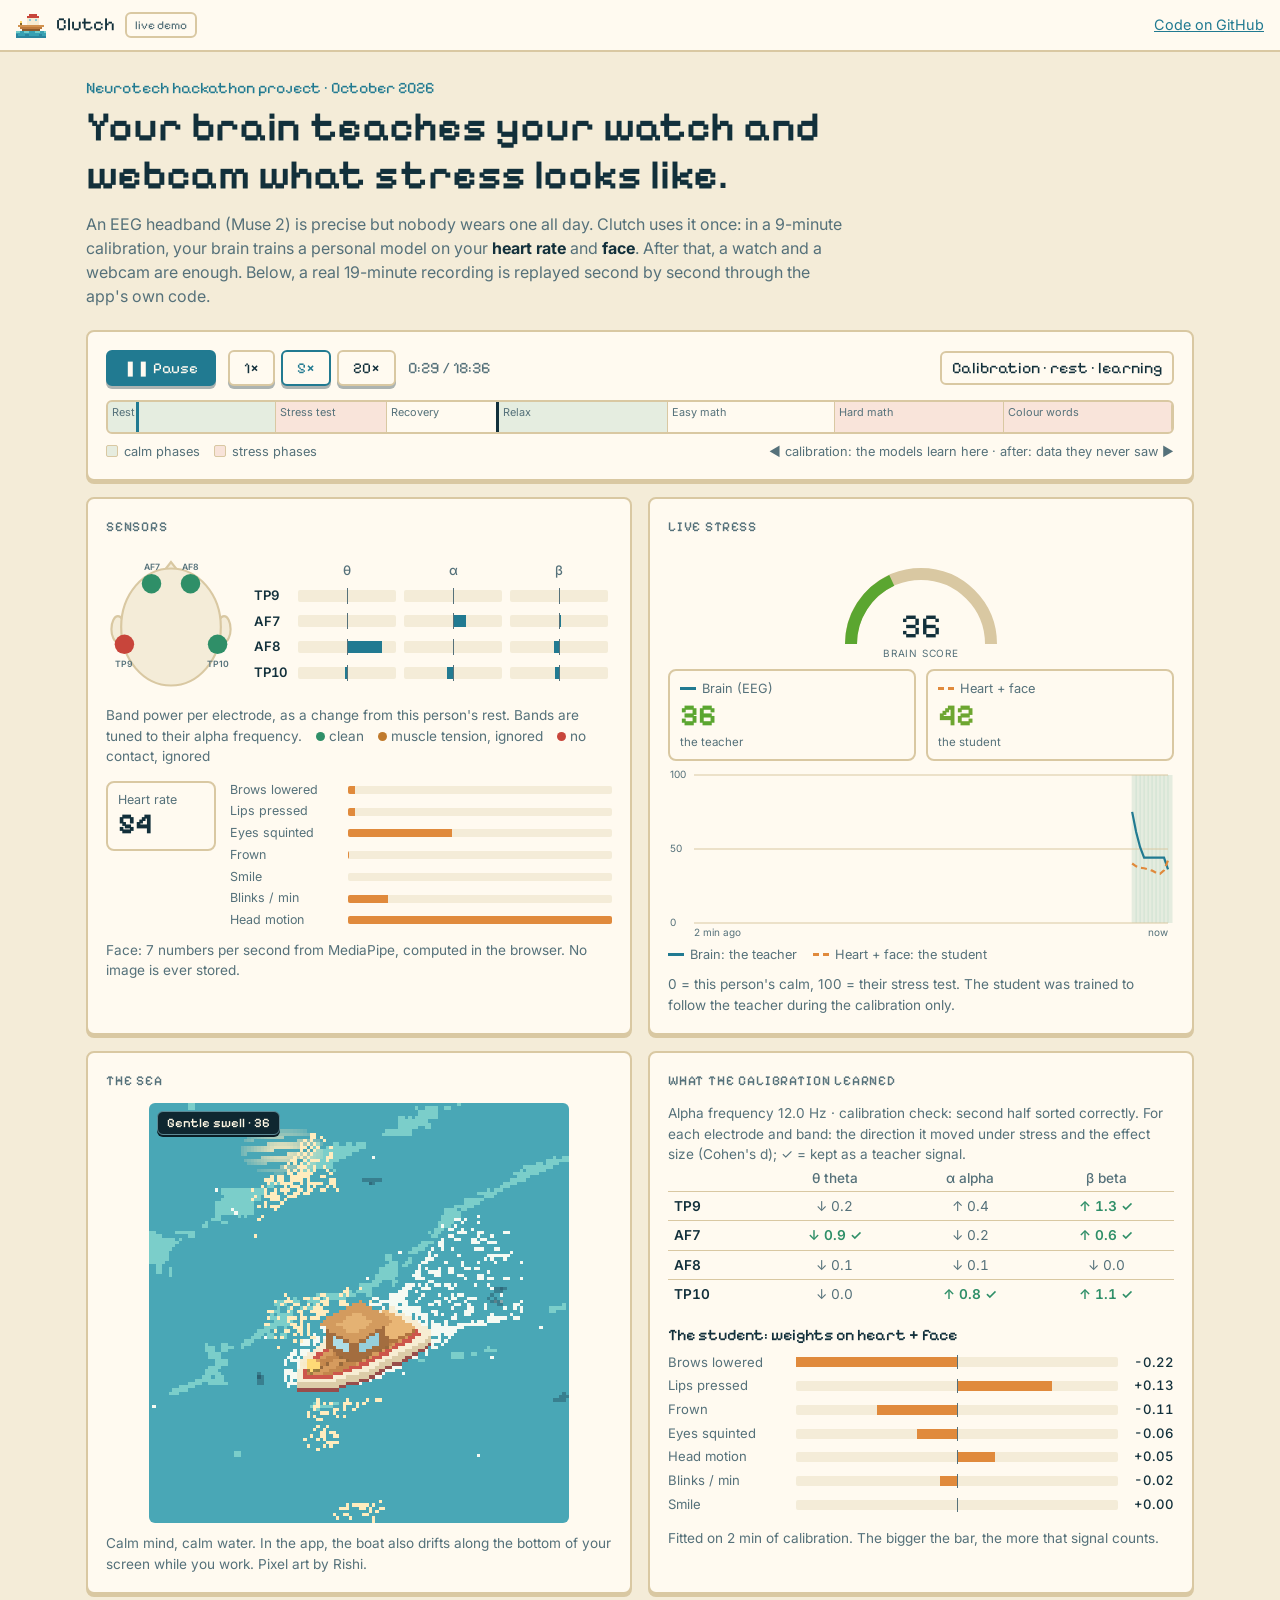
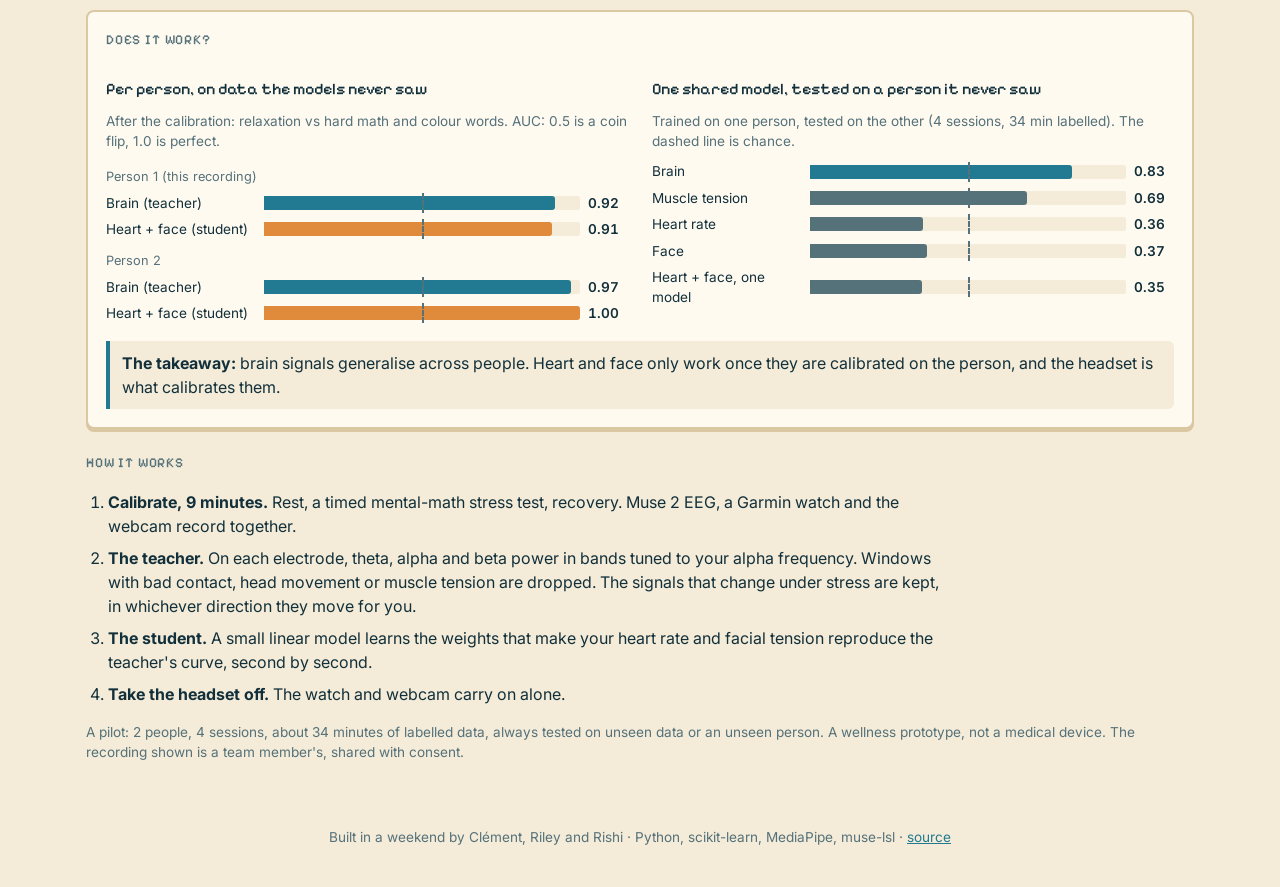
<file: demo/index.html>
<!doctype html>
<html lang="en">
<head>
  <meta charset="utf-8">
  <meta name="viewport" content="width=device-width, initial-scale=1">
  <title>Clutch · Live demo</title>
  <meta name="description" content="An EEG headband calibrates, in 9 minutes, a personal stress model on your heart rate and face. A real recording, replayed live in your browser.">
  <meta property="og:title" content="Clutch · your brain teaches your watch what stress looks like">
  <meta property="og:description" content="Muse 2 EEG + Garmin + webcam. A real recording, replayed second by second through the app's own code.">
  <link rel="preconnect" href="https://fonts.googleapis.com">
  <link rel="stylesheet" href="https://fonts.googleapis.com/css2?family=Inter:wght@400;500;600;700&family=Pixelify+Sans:wght@500;600&display=swap">
  <link rel="stylesheet" href="demo.css">
</head>
<body>
  <header class="topbar">
    <a class="brand" href="#top">
      <svg class="logo" viewBox="0 0 16 16" shape-rendering="crispEdges" aria-hidden="true"><rect x="7" y="2" width="4" height="1" fill="#c8453b"/><rect x="6" y="3" width="6" height="1" fill="#c8453b"/><rect x="6" y="4" width="6" height="1" fill="#f7ecd2"/><rect x="6" y="5" width="1" height="1" fill="#f7ecd2"/><rect x="7" y="5" width="1" height="1" fill="#8ccbdc"/><rect x="8" y="5" width="2" height="1" fill="#f7ecd2"/><rect x="10" y="5" width="1" height="1" fill="#8ccbdc"/><rect x="11" y="5" width="1" height="1" fill="#f7ecd2"/><rect x="2" y="6" width="1" height="1" fill="#ffd86b"/><rect x="6" y="6" width="6" height="1" fill="#f7ecd2"/><rect x="2" y="7" width="1" height="1" fill="#8a6a2a"/><rect x="6" y="7" width="6" height="1" fill="#f7ecd2"/><rect x="1" y="8" width="14" height="1" fill="#d29250"/><rect x="2" y="9" width="12" height="1" fill="#bd7b3d"/><rect x="3" y="10" width="10" height="1" fill="#8d5a2b"/><rect x="0" y="11" width="2" height="1" fill="#6fcbc9"/><rect x="2" y="11" width="2" height="1" fill="#38a0b2"/><rect x="4" y="11" width="3" height="1" fill="#6fcbc9"/><rect x="7" y="11" width="3" height="1" fill="#38a0b2"/><rect x="10" y="11" width="3" height="1" fill="#6fcbc9"/><rect x="13" y="11" width="2" height="1" fill="#38a0b2"/><rect x="15" y="11" width="1" height="1" fill="#6fcbc9"/><rect x="0" y="12" width="16" height="1" fill="#38a0b2"/><rect x="0" y="13" width="1" height="1" fill="#2a859e"/><rect x="1" y="13" width="4" height="1" fill="#38a0b2"/><rect x="5" y="13" width="2" height="1" fill="#2a859e"/><rect x="7" y="13" width="5" height="1" fill="#38a0b2"/><rect x="12" y="13" width="2" height="1" fill="#2a859e"/><rect x="14" y="13" width="2" height="1" fill="#38a0b2"/><rect x="0" y="14" width="16" height="1" fill="#2a859e"/></svg>
      Clutch <span class="tag">live demo</span>
    </a>
    <a class="gh" href="https://github.com/RishiL381/nuero-Cousins" target="_blank" rel="noopener">Code on GitHub</a>
  </header>

  <main id="top">
    <section class="hero">
      <p class="eyebrow">Neurotech hackathon project · October 2026</p>
      <h1>Your brain teaches your watch and webcam what stress looks like.</h1>
      <p class="lead">An EEG headband (Muse 2) is precise but nobody wears one all day. Clutch uses it once: in a
        9-minute calibration, your brain trains a personal model on your <b>heart rate</b> and <b>face</b>. After that,
        a watch and a webcam are enough. Below, a real 19-minute recording is replayed second by second through the
        app's own code.</p>
    </section>

    <section class="card player" aria-label="Replay controls">
      <div class="player-row">
        <button id="play" class="primary" aria-label="Pause">❚❚ Pause</button>
        <div class="speeds" role="group" aria-label="Replay speed">
          <button data-speed="1">1×</button><button data-speed="5" class="on">5×</button><button data-speed="20">20×</button>
        </div>
        <span class="clock" id="clock">0:00</span>
        <span class="phase-pill" id="phase-pill">Calibration · rest</span>
      </div>
      <div class="timeline" id="timeline" role="slider" aria-label="Position in the recording" tabindex="0">
        <div class="segments" id="segments"></div>
        <div class="playhead" id="playhead"></div>
      </div>
      <div class="timeline-legend">
        <span><i class="sw calm"></i>calm phases</span><span><i class="sw stress"></i>stress phases</span>
        <span class="split-note" id="split-note">◀ calibration: the models learn here · after: data they never saw ▶</span>
      </div>
    </section>

    <div class="grid">
      <section class="card" aria-labelledby="h-sensors">
        <h2 id="h-sensors">Sensors</h2>
        <div class="sensors">
          <svg viewBox="0 0 120 135" class="head" aria-label="Muse electrodes, top view">
            <path class="skull" d="M60 12 l-7 9 h14 z"/>
            <ellipse class="skull" cx="11" cy="74" rx="6" ry="12"/><ellipse class="skull" cx="109" cy="74" rx="6" ry="12"/>
            <ellipse class="skull" cx="60" cy="72" rx="46" ry="54"/>
            <g id="dots"></g>
          </svg>
          <table class="bands" id="bands" aria-label="Band power per sensor, change from rest"></table>
        </div>
        <p class="note">Band power per electrode, as a change from this person's rest. Bands are tuned to their alpha
          frequency. <span class="dot-key"><i class="good"></i>clean <i class="muscle"></i>muscle tension, ignored
          <i class="bad"></i>no contact, ignored</span></p>
        <div class="body-row">
          <div class="hr"><span>Heart rate</span><b id="hr">—</b></div>
          <div class="face" id="face" aria-label="Face indicators from the webcam"></div>
        </div>
        <p class="note">Face: 7 numbers per second from MediaPipe, computed in the browser. No image is ever stored.</p>
      </section>

      <section class="card" aria-labelledby="h-live">
        <h2 id="h-live">Live stress</h2>
        <div class="gauge" id="gauge"></div>
        <div class="duo">
          <div class="duo-item"><span><i class="ln brain"></i>Brain (EEG)</span><b id="v-brain">—</b><small>the teacher</small></div>
          <div class="duo-item"><span><i class="ln body"></i>Heart + face</span><b id="v-body">—</b><small>the student</small></div>
        </div>
        <canvas id="chart" class="chart" aria-label="Brain and heart + face scores, last two minutes"></canvas>
        <div class="legend"><span><i class="ln brain"></i>Brain: the teacher</span><span><i class="ln body"></i>Heart + face: the student</span></div>
        <p class="note">0 = this person's calm, 100 = their stress test. The student was trained to follow the teacher
          during the calibration only.</p>
      </section>

      <section class="card sea-card" aria-labelledby="h-sea">
        <h2 id="h-sea">The sea</h2>
        <canvas id="sea" class="sea" aria-label="Pixel boat, waves follow stress"></canvas>
        <p class="note">Calm mind, calm water. In the app, the boat also drifts along the bottom of your screen while
          you work. Pixel art by Rishi.</p>
      </section>

      <section class="card" aria-labelledby="h-report">
        <h2 id="h-report">What the calibration learned</h2>
        <p class="note" id="report-lead"></p>
        <table class="brain-table" id="brain-table" aria-label="Brain signals per sensor and band"></table>
        <h3>The student: weights on heart + face</h3>
        <div id="weights" class="weights"></div>
      </section>
    </div>

    <section class="card results" aria-labelledby="h-results">
      <h2 id="h-results">Does it work?</h2>
      <div class="results-grid">
        <div>
          <h3>Per person, on data the models never saw</h3>
          <p class="note">After the calibration: relaxation vs hard math and colour words. AUC: 0.5 is a coin flip, 1.0 is perfect.</p>
          <div id="per-person" class="bars"></div>
        </div>
        <div>
          <h3>One shared model, tested on a person it never saw</h3>
          <p class="note" id="shared-lead"></p>
          <div id="shared" class="bars"></div>
        </div>
      </div>
      <p class="takeaway"><b>The takeaway:</b> brain signals generalise across people. Heart and face only work once
        they are calibrated on the person, and the headset is what calibrates them.</p>
    </section>

    <section class="how" aria-labelledby="h-how">
      <h2 id="h-how">How it works</h2>
      <ol>
        <li><b>Calibrate, 9 minutes.</b> Rest, a timed mental-math stress test, recovery. Muse 2 EEG, a Garmin watch
          and the webcam record together.</li>
        <li><b>The teacher.</b> On each electrode, theta, alpha and beta power in bands tuned to your alpha frequency.
          Windows with bad contact, head movement or muscle tension are dropped. The signals that change under stress
          are kept, in whichever direction they move for you.</li>
        <li><b>The student.</b> A small linear model learns the weights that make your heart rate and facial tension
          reproduce the teacher's curve, second by second.</li>
        <li><b>Take the headset off.</b> The watch and webcam carry on alone.</li>
      </ol>
      <p class="note">A pilot: 2 people, 4 sessions, about 34 minutes of labelled data, always tested on unseen data
        or an unseen person. A wellness prototype, not a medical device. The recording shown is a team member's, shared
        with consent.</p>
    </section>
  </main>

  <footer>Built in a weekend by Clément, Riley and Rishi · Python, scikit-learn, MediaPipe, muse-lsl ·
    <a href="https://github.com/RishiL381/nuero-Cousins" target="_blank" rel="noopener">source</a></footer>

  <script src="pixel-sea.js"></script>
  <script src="demo.js"></script>
</body>
</html>
</file>
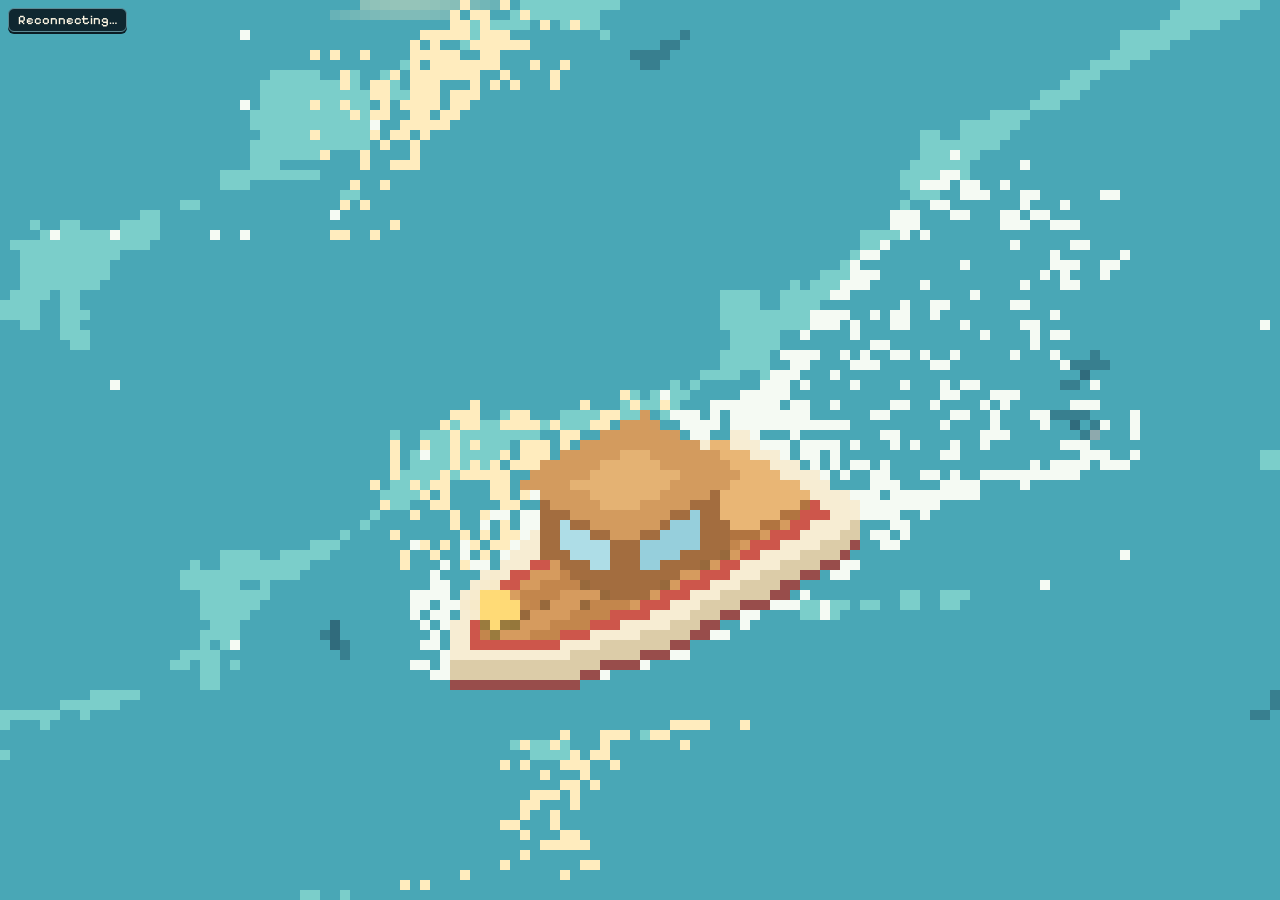
<file: frontend/widget.html>
<!doctype html>
<html lang="en">
<head>
  <meta charset="utf-8">
  <meta name="viewport" content="width=device-width, initial-scale=1">
  <title>Clutch · Sea</title>
  <link rel="stylesheet" href="https://fonts.googleapis.com/css2?family=Pixelify+Sans:wght@500;600&display=swap" media="print" onload="this.media='all'">
  <style>
    html, body { margin: 0; height: 100%; background: #12303b; overflow: hidden; }
    canvas { display: block; width: 100vw; height: 100vh; image-rendering: pixelated; }
    /* desktop boat (clutch.desk): close button, shown on hover */
    .close { position: fixed; top: 4px; right: 4px; z-index: 5; width: 22px; height: 22px; padding: 0; border-radius: 5px;
      border: 1px solid #5d8a95; background: #0f2730; color: #fdf6e3; font: 600 13px "Pixelify Sans", monospace;
      cursor: pointer; opacity: 0; transition: opacity 0.2s; box-shadow: 0 2px 0 #0a1c24; }
    body:hover .close { opacity: 1; }
  </style>
</head>
<body>
  <canvas id="sea"></canvas>
  <script src="pixel-sea.js"></script>
  <script>
    // Standalone widget: its own connection to the Clutch server, read-only.
    // ?desk = inside the desktop boat window (python -m clutch.desk): close button + stress sent to it.
    const desk = new URLSearchParams(location.search).has("desk");
    const scene = new BoatScene(document.getElementById("sea"));
    scene.start();
    const api = () => (window.pywebview && window.pywebview.api) || null;
    if (desk) {
      const btn = document.createElement("button");
      btn.className = "close"; btn.textContent = "×"; btn.title = "Close (Esc)";
      btn.onclick = () => api() && api().close();
      document.body.append(btn);
      addEventListener("keydown", (e) => { if (e.key === "Escape" && api()) api().close(); });
    }
    function connect() {
      const ws = new WebSocket(`${location.protocol === "https:" ? "wss" : "ws"}://${location.host}/ws`);
      ws.onmessage = (ev) => {
        const m = JSON.parse(ev.data);
        if (m.type !== "metrics") return;
        scene.setStress(m.stress, m.calibrated ? "Waiting for signal" : "Calibrate first");
        if (desk && api()) api().set_stress(m.stress);  // the window drifts faster when stressed
      };
      ws.onclose = () => { scene.setStress(null, "Reconnecting…"); setTimeout(connect, 1000); };
    }
    connect();
  </script>
</body>
</html>
</file>
<file: demo/demo.css>
/* Clutch demo: the app's pixel-sea palette (sand and cream by day, deep sea at night) */
:root {
  --bg: #f4ecd8; --surface: #fffaf0; --text: #12303b; --muted: #55717a; --border: #d9c8a2;
  --accent: #217a91; --on-accent: #fffaf0; --body: #e08a3c;
  --good: #2f8f68; --fair: #c07a2c; --bad: #c8453b;
  --calm-tint: rgba(47, 143, 104, 0.12); --stress-tint: rgba(200, 69, 59, 0.12);
  --shadow: 0 3px 0 #d9c8a2; --btn-shadow: rgba(18, 48, 59, 0.35); --radius: 8px;
  --font-pixel: "Pixelify Sans", ui-monospace, Menlo, monospace;
  color-scheme: light;
}
@media (prefers-color-scheme: dark) {
  :root:not([data-theme="light"]) {
    --bg: #0b1d24; --surface: #0f2730; --text: #fdf6e3; --muted: #9fc2ca; --border: #2c5866;
    --accent: #6fcbc9; --on-accent: #0b1d24; --body: #e2ab68;
    --good: #4fc08d; --fair: #e2ab68; --bad: #e0675d;
    --calm-tint: rgba(79, 192, 141, 0.14); --stress-tint: rgba(224, 103, 93, 0.16);
    --shadow: 0 3px 0 #06141a; --btn-shadow: #06141a; color-scheme: dark;
  }
}
:root[data-theme="dark"] {
  --bg: #0b1d24; --surface: #0f2730; --text: #fdf6e3; --muted: #9fc2ca; --border: #2c5866;
  --accent: #6fcbc9; --on-accent: #0b1d24; --body: #e2ab68; --good: #4fc08d; --fair: #e2ab68; --bad: #e0675d;
  --calm-tint: rgba(79, 192, 141, 0.14); --stress-tint: rgba(224, 103, 93, 0.16);
  --shadow: 0 3px 0 #06141a; --btn-shadow: #06141a; color-scheme: dark;
}

* { box-sizing: border-box; }
body { margin: 0; background: var(--bg); color: var(--text); font: 16px/1.5 Inter, system-ui, -apple-system, "Segoe UI", sans-serif; }
a { color: var(--accent); }
main { max-width: 1140px; margin: 0 auto; padding: 24px 16px 40px; }
h1, h2, h3, .brand, button, .tag, .clock, .phase-pill, .duo-item b, .hr b, .gauge .num { font-family: var(--font-pixel); }
h1 { font-size: clamp(1.7rem, 4vw, 2.6rem); line-height: 1.15; margin: 4px 0 12px; font-weight: 600; max-width: 820px; }
h2 { font-size: 0.85rem; text-transform: uppercase; letter-spacing: 0.06em; color: var(--muted); margin: 0 0 12px; font-weight: 500; }
h3 { font-size: 1rem; margin: 14px 0 6px; font-weight: 500; }
.eyebrow { margin: 0; color: var(--accent); font-family: var(--font-pixel); }
.lead { color: var(--muted); max-width: 760px; margin: 0 0 22px; }
.lead b { color: var(--text); }
.note { color: var(--muted); font-size: 0.85rem; margin: 10px 0 0; }

.topbar { position: sticky; top: 0; z-index: 5; display: flex; justify-content: space-between; align-items: center;
  padding: 10px 16px; background: var(--surface); border-bottom: 2px solid var(--border); }
.brand { display: flex; align-items: center; gap: 10px; font-size: 1.15rem; color: var(--text); text-decoration: none; }
.logo { width: 30px; height: 30px; }
.tag { font-size: 0.75rem; padding: 2px 8px; border: 2px solid var(--border); border-radius: 6px; color: var(--muted); }
.gh { font-size: 0.9rem; }

.card { background: var(--surface); border: 2px solid var(--border); border-radius: var(--radius); box-shadow: var(--shadow); padding: 18px; }
.grid { display: grid; grid-template-columns: repeat(auto-fit, minmax(min(100%, 440px), 1fr)); gap: 16px; margin: 16px 0; }

button { font-size: 0.95rem; padding: 7px 14px; border: 2px solid var(--border); border-radius: 6px; background: var(--surface);
  color: var(--text); cursor: pointer; box-shadow: 0 3px 0 var(--btn-shadow); }
button:active { transform: translateY(2px); box-shadow: 0 1px 0 var(--btn-shadow); }
button.primary { background: var(--accent); border-color: var(--accent); color: var(--on-accent); min-width: 110px; }
.speeds { display: flex; gap: 6px; }
.speeds button.on { border-color: var(--accent); color: var(--accent); }

/* Player and timeline */
.player-row { display: flex; flex-wrap: wrap; align-items: center; gap: 12px; }
.clock { font-variant-numeric: tabular-nums; color: var(--muted); }
.phase-pill { margin-left: auto; padding: 3px 10px; border: 2px solid var(--border); border-radius: 6px; }
.timeline { position: relative; height: 34px; margin-top: 14px; cursor: pointer; border: 2px solid var(--border); border-radius: 6px; overflow: hidden; }
.segments { position: absolute; inset: 0; display: flex; }
.seg { height: 100%; border-right: 1px solid var(--border); font-size: 0.68rem; color: var(--muted); padding: 2px 4px;
  overflow: hidden; white-space: nowrap; text-overflow: ellipsis; }
.seg.calm { background: var(--calm-tint); } .seg.stress { background: var(--stress-tint); }
.seg.split { border-right: 3px solid var(--text); }
.playhead { position: absolute; top: 0; bottom: 0; width: 3px; background: var(--accent); left: 0; }
.timeline-legend { display: flex; flex-wrap: wrap; gap: 14px; margin-top: 8px; font-size: 0.8rem; color: var(--muted); }
.sw { display: inline-block; width: 12px; height: 12px; border-radius: 2px; margin-right: 6px; vertical-align: -1px; border: 1px solid var(--border); }
.sw.calm { background: var(--calm-tint); } .sw.stress { background: var(--stress-tint); }
.split-note { margin-left: auto; }

/* Sensors */
.sensors { display: grid; grid-template-columns: 130px 1fr; gap: 14px; align-items: center; }
.head { width: 130px; height: auto; }
.head .skull { fill: var(--bg); stroke: var(--border); stroke-width: 2; }
.head text { font-size: 8px; fill: var(--muted); font-weight: 600; }
.bands { width: 100%; border-collapse: collapse; font-size: 0.82rem; font-variant-numeric: tabular-nums; }
.bands th { color: var(--muted); font-weight: 500; text-align: center; padding: 2px 4px; }
.bands td { padding: 3px 4px; }
.bands td:first-child { font-weight: 600; width: 44px; }
.bar { display: block; position: relative; height: 12px; background: var(--bg); border-radius: 2px; min-width: 50px; }
.bar i { position: absolute; top: 0; bottom: 0; background: var(--accent); }
.bar::after { content: ""; position: absolute; left: 50%; top: -2px; bottom: -2px; width: 1px; background: var(--muted); }
.bar.off i { background: var(--border); }
.dot-key i { display: inline-block; width: 9px; height: 9px; border-radius: 50%; margin: 0 4px 0 10px; vertical-align: 0; }
.dot-key .good { background: var(--good); } .dot-key .muscle { background: var(--fair); } .dot-key .bad { background: var(--bad); }
.body-row { display: grid; grid-template-columns: 110px 1fr; gap: 14px; margin-top: 14px; align-items: start; }
.hr { display: grid; border: 2px solid var(--border); border-radius: var(--radius); padding: 8px 10px; }
.hr span { font-size: 0.78rem; color: var(--muted); }
.hr b { font-size: 1.8rem; line-height: 1.1; font-variant-numeric: tabular-nums; }
.face { display: grid; gap: 3px; font-size: 0.78rem; }
.face .row { display: grid; grid-template-columns: 110px 1fr; gap: 8px; align-items: center; color: var(--muted); }
.face .fill { height: 8px; background: var(--bg); border-radius: 2px; overflow: hidden; }
.face .fill i { display: block; height: 100%; background: var(--body); }

/* Live */
.gauge { display: flex; justify-content: center; }
.gauge svg { width: 180px; height: auto; }
.gauge .track { fill: none; stroke: var(--border); stroke-width: 12; }
.gauge .value { fill: none; stroke-width: 12; transition: stroke-dasharray 0.4s linear, stroke 0.4s; }
.gauge .num { font-size: 34px; fill: var(--text); text-anchor: middle; font-variant-numeric: tabular-nums; }
.gauge .lbl { font-size: 10px; fill: var(--muted); text-anchor: middle; text-transform: uppercase; letter-spacing: 0.08em; font-family: Inter, sans-serif; }
.duo { display: grid; grid-template-columns: 1fr 1fr; gap: 10px; margin: 8px 0; }
.duo-item { display: grid; gap: 1px; padding: 8px 10px; border: 2px solid var(--border); border-radius: var(--radius); }
.duo-item span { font-size: 0.8rem; color: var(--muted); }
.duo-item b { font-size: 1.9rem; line-height: 1.1; font-variant-numeric: tabular-nums; }
.duo-item small { font-size: 0.72rem; color: var(--muted); }
.ln { display: inline-block; width: 16px; height: 0; border-top: 3px solid; vertical-align: 3px; margin-right: 6px; }
.ln.brain { border-color: var(--accent); } .ln.body { border-color: var(--body); border-top-style: dashed; }
.chart { width: 100%; height: 170px; display: block; margin-top: 6px; }
.legend { display: flex; flex-wrap: wrap; gap: 16px; font-size: 0.8rem; color: var(--muted); margin-top: 6px; }

/* Sea */
.sea { display: block; width: 100%; max-width: 420px; aspect-ratio: 1 / 1; margin: 0 auto; image-rendering: pixelated; border-radius: 6px; }
.sea-card .px-wrap { max-width: 420px; margin: 0 auto; height: auto !important; }  /* hug the square canvas */

/* Calibration report */
.brain-table { width: 100%; border-collapse: collapse; font-size: 0.85rem; font-variant-numeric: tabular-nums; }
.brain-table th { color: var(--muted); font-weight: 500; padding: 3px 6px; text-align: center; }
.brain-table td { padding: 4px 6px; border-top: 1px solid var(--border); text-align: center; white-space: nowrap; }
.brain-table td:first-child { text-align: left; font-weight: 600; }
.brain-table .used { color: var(--good); font-weight: 600; }
.brain-table .unused { color: var(--muted); }
.weights { display: grid; gap: 4px; font-size: 0.82rem; }
.weights .row { display: grid; grid-template-columns: 120px 1fr 48px; gap: 8px; align-items: center; color: var(--muted); }
.weights .wbar { position: relative; height: 10px; background: var(--bg); border-radius: 2px; }
.weights .wbar::after { content: ""; position: absolute; left: 50%; top: -2px; bottom: -2px; width: 1px; background: var(--muted); }
.weights .wbar i { position: absolute; top: 0; bottom: 0; background: var(--body); }
.weights b { text-align: right; color: var(--text); font-weight: 500; font-variant-numeric: tabular-nums; }

/* Results */
.results-grid { display: grid; grid-template-columns: repeat(auto-fit, minmax(min(100%, 380px), 1fr)); gap: 24px; }
.bars { display: grid; gap: 6px; margin-top: 10px; }
.bars .row { display: grid; grid-template-columns: 150px 1fr 40px; gap: 8px; align-items: center; font-size: 0.85rem; }
.bars .track { position: relative; height: 14px; background: var(--bg); border-radius: 2px; }
.bars .track i { position: absolute; left: 0; top: 0; bottom: 0; border-radius: 0 3px 3px 0; }
.bars .track .chance { position: absolute; left: 50%; top: -3px; bottom: -3px; border-left: 2px dashed var(--muted); }
.bars b { font-variant-numeric: tabular-nums; font-weight: 600; }
.bars .group { font-size: 0.8rem; color: var(--muted); margin-top: 6px; }
.takeaway { margin: 18px 0 0; padding: 10px 12px; border-left: 4px solid var(--accent); background: var(--bg); border-radius: 0 6px 6px 0; }

.how { margin-top: 24px; }
.how ol { padding-left: 22px; display: grid; gap: 8px; max-width: 860px; }
footer { text-align: center; color: var(--muted); font-size: 0.85rem; padding: 24px 16px 40px; }

@media (max-width: 560px) {
  .sensors { grid-template-columns: 1fr; justify-items: center; }
  .body-row { grid-template-columns: 1fr; }
  .split-note { margin-left: 0; }
  .bars .row { grid-template-columns: 110px 1fr 36px; }
  .phase-pill { margin-left: 0; }
}
@media (prefers-reduced-motion: reduce) { .gauge .value { transition: none; } }
</file>
